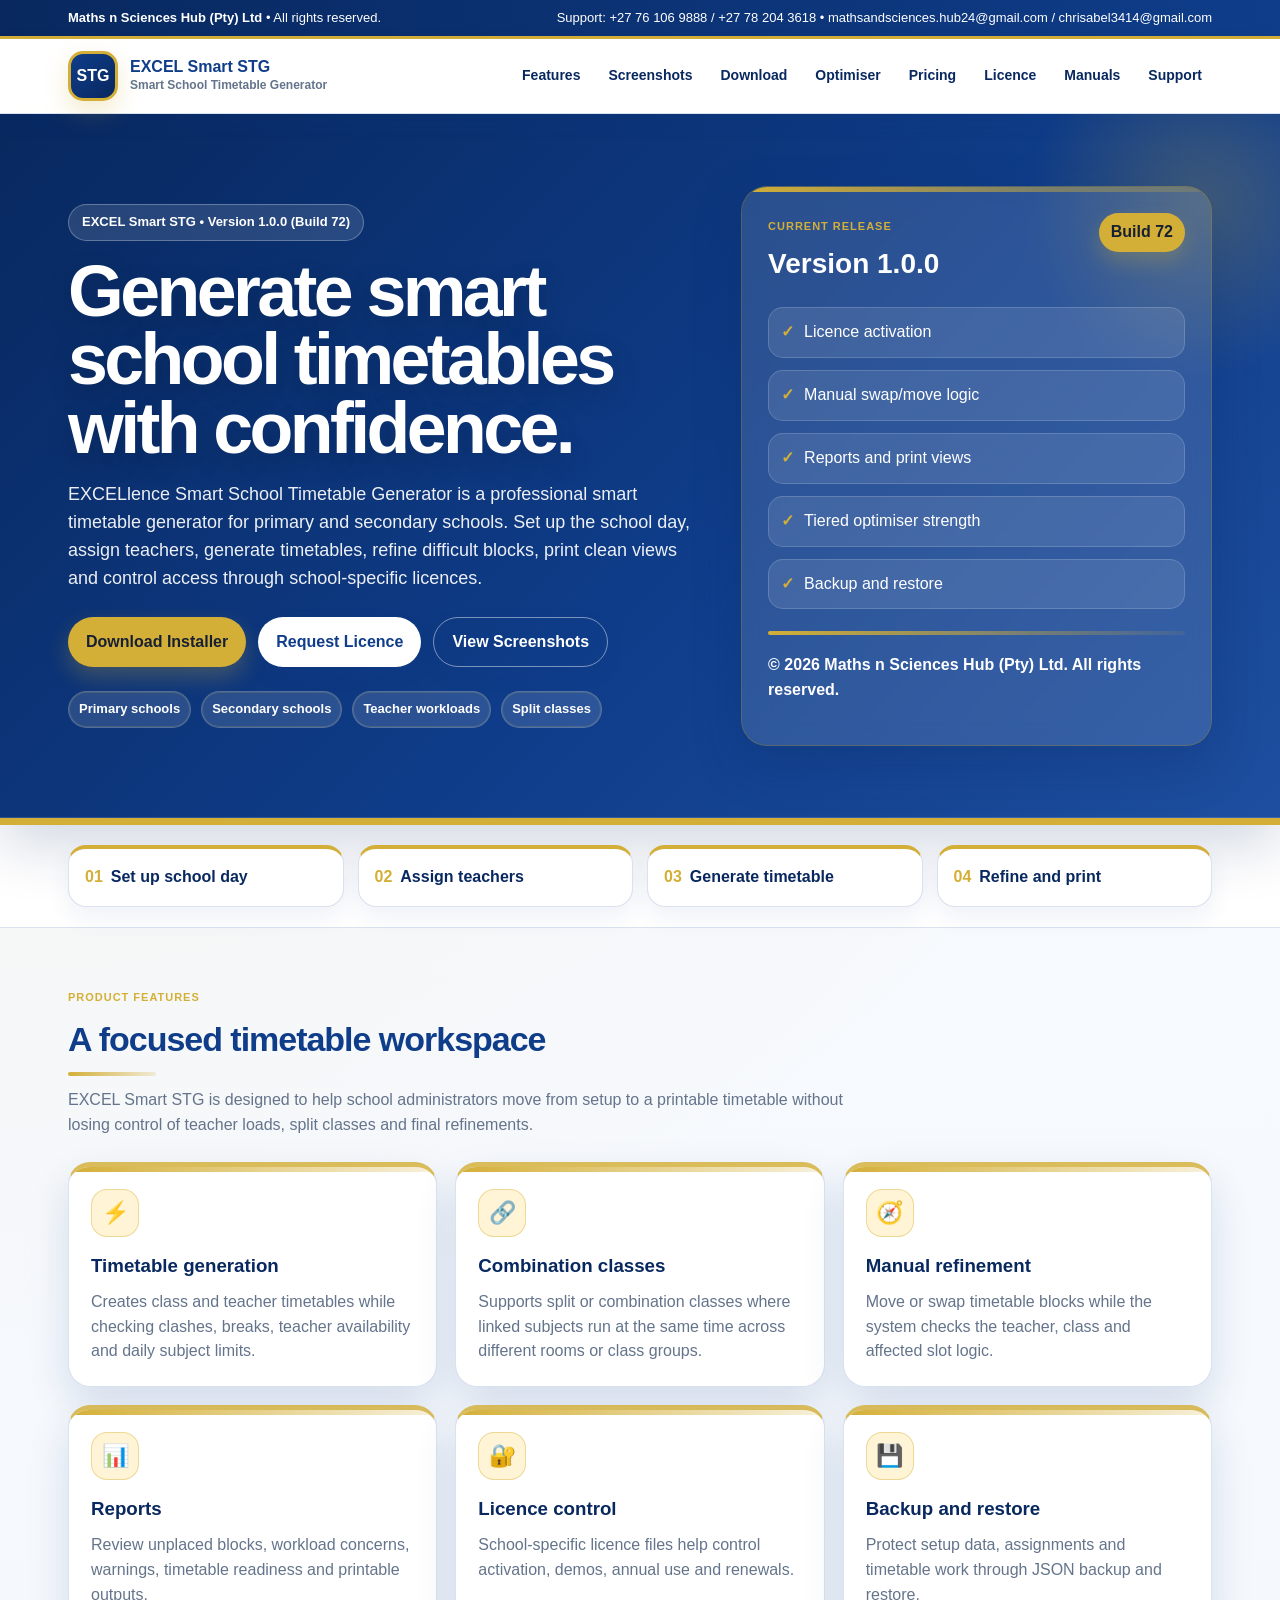
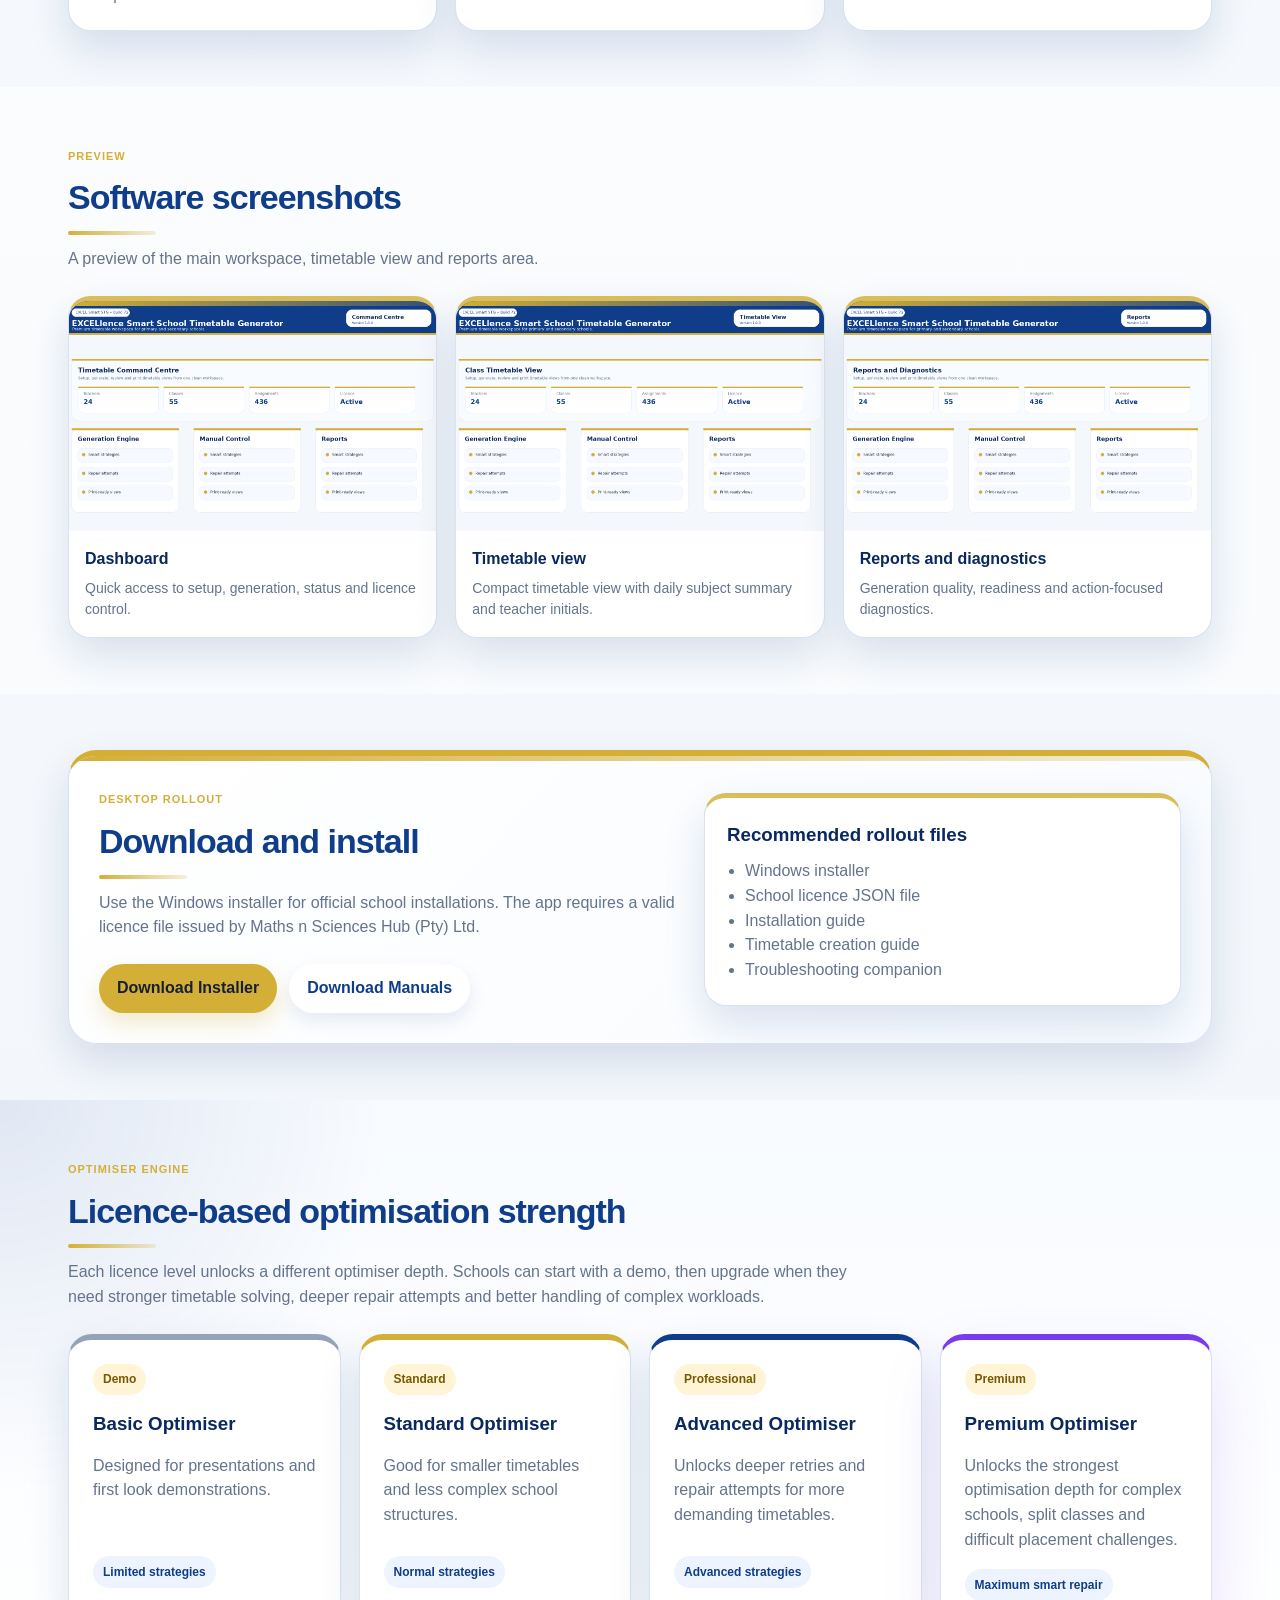
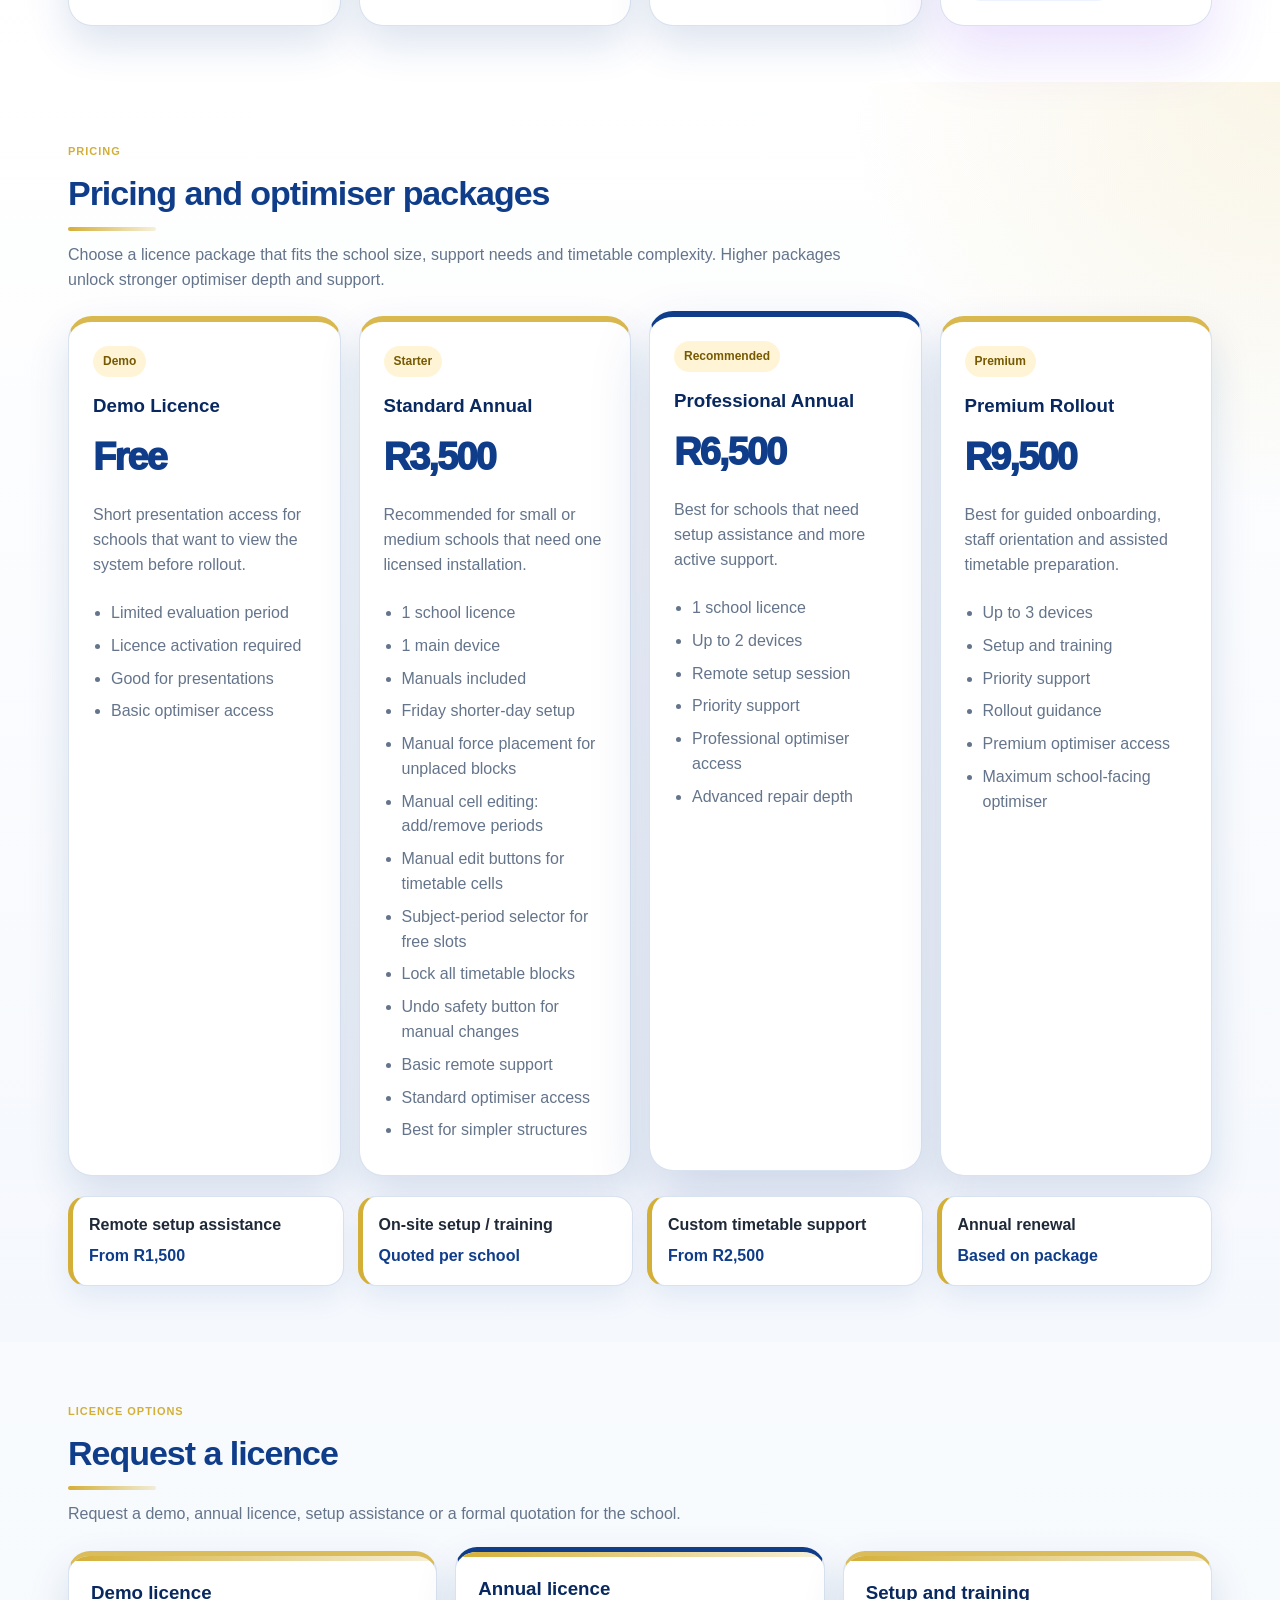
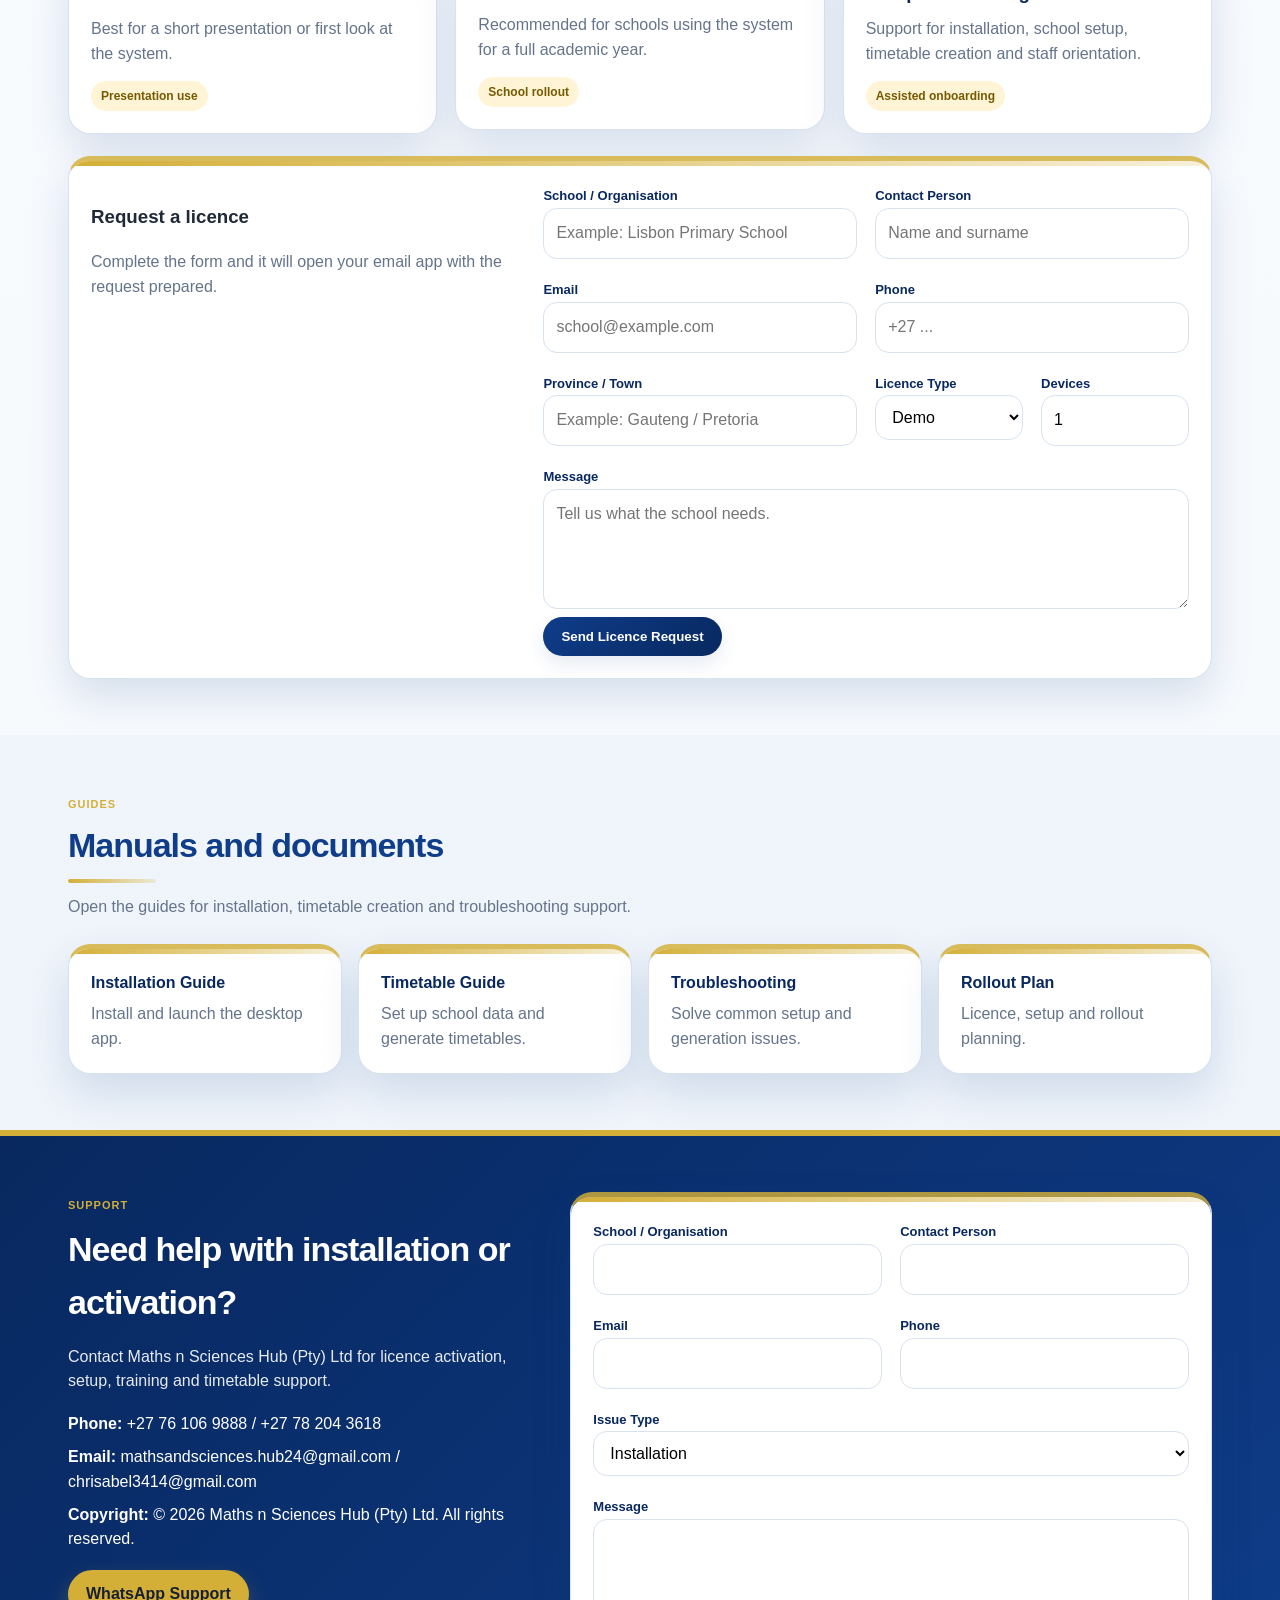
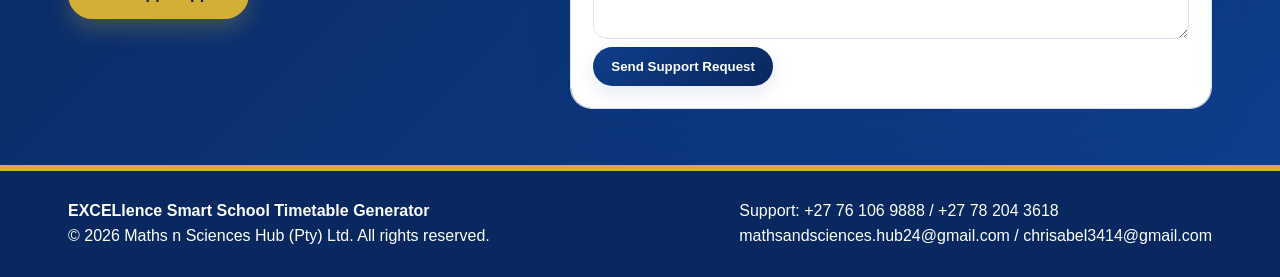
<file: index.html>
<!DOCTYPE html>
<html lang="en">
<head>
  <meta charset="UTF-8"/>
  <meta name="viewport" content="width=device-width, initial-scale=1.0"/>
  <title>EXCEL Smart STG | Smart School Timetable Generator</title>
  <meta name="description" content="EXCELlence Smart School Timetable Generator for primary and secondary schools. Generate, refine, print and manage school timetables with licence-controlled desktop rollout."/>
  <link rel="stylesheet" href="assets/styles.css"/>
</head>
<body>
  <div class="topbar">
    <div class="topbar-inner">
      <div><strong>Maths n Sciences Hub (Pty) Ltd</strong> • All rights reserved.</div>
      <div>Support: +27 76 106 9888 / +27 78 204 3618 • mathsandsciences.hub24@gmail.com / chrisabel3414@gmail.com</div>
    </div>
  </div>

  <nav>
    <div class="nav-inner">
      <a class="brand" href="#home" aria-label="EXCEL Smart STG home">
        <div class="brand-mark">STG</div>
        <div>
          <div class="brand-title">EXCEL Smart STG</div>
          <div class="brand-subtitle">Smart School Timetable Generator</div>
        </div>
      </a>
      <div class="nav-links">
        <a href="#features">Features</a>
        <a href="#screenshots">Screenshots</a>
        <a href="#download">Download</a>
        <a href="#optimiser">Optimiser</a><a href="#pricing">Pricing</a><a href="#licence">Licence</a>
        <a href="#manuals">Manuals</a>
        <a href="#support">Support</a>
      </div>
    </div>
  </nav>

  <header id="home" class="hero">
    <div class="hero-glow"></div>
    <div class="container hero-grid">
      <div class="hero-copy">
        <div class="kicker">EXCEL Smart STG • Version 1.0.0 (Build 72)</div>
        <h1>Generate smart school timetables with confidence.</h1>
        <p class="hero-lead">EXCELlence Smart School Timetable Generator is a professional smart timetable generator for primary and secondary schools. Set up the school day, assign teachers, generate timetables, refine difficult blocks, print clean views and control access through school-specific licences.</p>
        <div class="button-row">
          <a class="btn btn-primary" href="#download">Download Installer</a>
          <a class="btn btn-secondary" href="#licence">Request Licence</a>
          <a class="btn btn-outline" href="#screenshots">View Screenshots</a>
        </div>
        <div class="trust-row">
          <span>Primary schools</span>
          <span>Secondary schools</span>
          <span>Teacher workloads</span>
          <span>Split classes</span>
        </div>
      </div>

      <div class="hero-panel">
        <div class="panel-top">
          <div>
            <span class="mini-label">Current release</span>
            <h3>Version 1.0.0</h3>
          </div>
          <div class="version-badge">Build 72</div>
        </div>
        <div class="hero-stats">
          <div><strong>✓</strong><span>Licence activation</span></div>
          <div><strong>✓</strong><span>Manual swap/move logic</span></div>
          <div><strong>✓</strong><span>Reports and print views</span></div>
          <div><strong>✓</strong><span>Tiered optimiser strength</span></div>
          <div><strong>✓</strong><span>Backup and restore</span></div>
        </div>
        <div class="gold-divider"></div>
        <p><strong>© 2026 Maths n Sciences Hub (Pty) Ltd. All rights reserved.</strong></p>
      </div>
    </div>
  </header>

  <main>
    <section class="quick-strip">
      <div class="container quick-grid">
        <div><strong>01</strong><span>Set up school day</span></div>
        <div><strong>02</strong><span>Assign teachers</span></div>
        <div><strong>03</strong><span>Generate timetable</span></div>
        <div><strong>04</strong><span>Refine and print</span></div>
      </div>
    </section>

    <section id="features">
      <div class="container">
        <div class="section-heading">
          <span class="eyebrow">Product features</span>
          <h2 class="section-title">A focused timetable workspace</h2>
          <p class="section-lead">EXCEL Smart STG is designed to help school administrators move from setup to a printable timetable without losing control of teacher loads, split classes and final refinements.</p>
        </div>

        <div class="premium-feature-grid">
          <article class="premium-card">
            <div class="icon-badge">⚡</div>
            <h3>Timetable generation</h3>
            <p>Creates class and teacher timetables while checking clashes, breaks, teacher availability and daily subject limits.</p>
          </article>
          <article class="premium-card">
            <div class="icon-badge">🔗</div>
            <h3>Combination classes</h3>
            <p>Supports split or combination classes where linked subjects run at the same time across different rooms or class groups.</p>
          </article>
          <article class="premium-card">
            <div class="icon-badge">🧭</div>
            <h3>Manual refinement</h3>
            <p>Move or swap timetable blocks while the system checks the teacher, class and affected slot logic.</p>
          </article>
          <article class="premium-card">
            <div class="icon-badge">📊</div>
            <h3>Reports</h3>
            <p>Review unplaced blocks, workload concerns, warnings, timetable readiness and printable outputs.</p>
          </article>
          <article class="premium-card">
            <div class="icon-badge">🔐</div>
            <h3>Licence control</h3>
            <p>School-specific licence files help control activation, demos, annual use and renewals.</p>
          </article>
          <article class="premium-card">
            <div class="icon-badge">💾</div>
            <h3>Backup and restore</h3>
            <p>Protect setup data, assignments and timetable work through JSON backup and restore.</p>
          </article>
        </div>
      </div>
    </section>

    <section id="screenshots" class="soft-section">
      <div class="container">
        <div class="section-heading">
          <span class="eyebrow">Preview</span>
          <h2 class="section-title">Software screenshots</h2>
          <p class="section-lead">A preview of the main workspace, timetable view and reports area.</p>
        </div>

        <div class="screenshot-grid">
          <figure class="screenshot-card">
            <img src="assets/screenshots/dashboard-view.png" alt="EXCEL Smart STG dashboard screenshot"/>
            <figcaption><strong>Dashboard</strong><span>Quick access to setup, generation, status and licence control.</span></figcaption>
          </figure>
          <figure class="screenshot-card">
            <img src="assets/screenshots/timetable-view.png" alt="EXCEL Smart STG timetable screenshot"/>
            <figcaption><strong>Timetable view</strong><span>Compact timetable view with daily subject summary and teacher initials.</span></figcaption>
          </figure>
          <figure class="screenshot-card">
            <img src="assets/screenshots/reports-view.png" alt="EXCEL Smart STG reports screenshot"/>
            <figcaption><strong>Reports and diagnostics</strong><span>Generation quality, readiness and action-focused diagnostics.</span></figcaption>
          </figure>
        </div>
      </div>
    </section>

    <section id="download">
      <div class="container">
        <div class="download-panel">
          <div>
            <span class="eyebrow">Desktop rollout</span>
            <h2 class="section-title">Download and install</h2>
            <p class="section-lead">Use the Windows installer for official school installations. The app requires a valid licence file issued by Maths n Sciences Hub (Pty) Ltd.</p>
            <div class="button-row">
              <a class="btn btn-primary" href="downloads/EXCEL-Smart-STG-Setup-1.0.0-Build72.exe" download>Download Installer</a>
              <a class="btn btn-secondary" href="docs/EXCEL-Smart-STG-Manuals-v1.0-Build72.zip" download>Download Manuals</a>
            </div>
          </div>
          <div class="download-card-pro">
            <h3>Recommended rollout files</h3>
            <ul>
              <li>Windows installer</li>
              <li>School licence JSON file</li>
              <li>Installation guide</li>
              <li>Timetable creation guide</li>
              <li>Troubleshooting companion</li>
            </ul>
          </div>
        </div>
      </div>
    </section>



    <section id="optimiser" class="optimiser-section">
      <div class="container">
        <div class="section-heading">
          <span class="eyebrow">Optimiser engine</span>
          <h2 class="section-title">Licence-based optimisation strength</h2>
          <p class="section-lead">Each licence level unlocks a different optimiser depth. Schools can start with a demo, then upgrade when they need stronger timetable solving, deeper repair attempts and better handling of complex workloads.</p>
        </div>

        <div class="optimiser-grid">
          <article class="optimiser-card demo">
            <span>Demo</span>
            <h3>Basic Optimiser</h3>
            <p>Designed for presentations and first look demonstrations.</p>
            <strong>Limited strategies</strong>
          </article>

          <article class="optimiser-card standard">
            <span>Standard</span>
            <h3>Standard Optimiser</h3>
            <p>Good for smaller timetables and less complex school structures.</p>
            <strong>Normal strategies</strong>
          </article>

          <article class="optimiser-card professional">
            <span>Professional</span>
            <h3>Advanced Optimiser</h3>
            <p>Unlocks deeper retries and repair attempts for more demanding timetables.</p>
            <strong>Advanced strategies</strong>
          </article>

          <article class="optimiser-card premium">
            <span>Premium</span>
            <h3>Premium Optimiser</h3>
            <p>Unlocks the strongest optimisation depth for complex schools, split classes and difficult placement challenges.</p>
            <strong>Maximum smart repair</strong>
          </article>
        </div>
      </div>
    </section>


    <section id="pricing" class="pricing-section">
      <div class="container">
        <div class="section-heading">
          <span class="eyebrow">Pricing</span>
          <h2 class="section-title">Pricing and optimiser packages</h2>
          <p class="section-lead">Choose a licence package that fits the school size, support needs and timetable complexity. Higher packages unlock stronger optimiser depth and support.</p>
        </div>

        <div class="pricing-grid">
          <article class="pricing-card">
            <span class="price-tag">Demo</span>
            <h3>Demo Licence</h3>
            <div class="price">Free</div>
            <p>Short presentation access for schools that want to view the system before rollout.</p>
            <ul><li>Limited evaluation period</li><li>Licence activation required</li><li>Good for presentations</li><li>Basic optimiser access</li></ul>
          </article>

          <article class="pricing-card">
            <span class="price-tag">Starter</span>
            <h3>Standard Annual</h3>
            <div class="price">R3,500</div>
            <p>Recommended for small or medium schools that need one licensed installation.</p>
            <ul><li>1 school licence</li><li>1 main device</li><li>Manuals included</li><li>Friday shorter-day setup</li><li>Manual force placement for unplaced blocks</li><li>Manual cell editing: add/remove periods</li><li>Manual edit buttons for timetable cells</li><li>Subject-period selector for free slots</li><li>Lock all timetable blocks</li><li>Undo safety button for manual changes</li><li>Basic remote support</li><li>Standard optimiser access</li><li>Best for simpler structures</li></ul>
          </article>

          <article class="pricing-card featured">
            <span class="price-tag">Recommended</span>
            <h3>Professional Annual</h3>
            <div class="price">R6,500</div>
            <p>Best for schools that need setup assistance and more active support.</p>
            <ul><li>1 school licence</li><li>Up to 2 devices</li><li>Remote setup session</li><li>Priority support</li><li>Professional optimiser access</li><li>Advanced repair depth</li></ul>
          </article>

          <article class="pricing-card">
            <span class="price-tag">Premium</span>
            <h3>Premium Rollout</h3>
            <div class="price">R9,500</div>
            <p>Best for guided onboarding, staff orientation and assisted timetable preparation.</p>
            <ul><li>Up to 3 devices</li><li>Setup and training</li><li>Priority support</li><li>Rollout guidance</li><li>Premium optimiser access</li><li>Maximum school-facing optimiser</li></ul>
          </article>
        </div>

        <div class="service-strip">
          <div><strong>Remote setup assistance</strong><span>From R1,500</span></div>
          <div><strong>On-site setup / training</strong><span>Quoted per school</span></div>
          <div><strong>Custom timetable support</strong><span>From R2,500</span></div>
          <div><strong>Annual renewal</strong><span>Based on package</span></div>
        </div>
      </div>
    </section>


    <section id="licence" class="soft-section">
      <div class="container">
        <div class="section-heading">
          <span class="eyebrow">Licence options</span>
          <h2 class="section-title">Request a licence</h2>
          <p class="section-lead">Request a demo, annual licence, setup assistance or a formal quotation for the school.</p>
        </div>

        <div class="licence-grid">
          <div class="licence-card">
            <h3>Demo licence</h3>
            <p>Best for a short presentation or first look at the system.</p>
            <span>Presentation use</span>
          </div>
          <div class="licence-card featured">
            <h3>Annual licence</h3>
            <p>Recommended for schools using the system for a full academic year.</p>
            <span>School rollout</span>
          </div>
          <div class="licence-card">
            <h3>Setup and training</h3>
            <p>Support for installation, school setup, timetable creation and staff orientation.</p>
            <span>Assisted onboarding</span>
          </div>
        </div>

        <div class="form-panel">
          <div>
            <h3>Request a licence</h3>
            <p class="muted">Complete the form and it will open your email app with the request prepared.</p>
          </div>
          <form id="licenceRequestForm">
            <div class="grid">
              <div class="span-6"><label>School / Organisation</label><input name="school" required placeholder="Example: Lisbon Primary School"/></div>
              <div class="span-6"><label>Contact Person</label><input name="contact" required placeholder="Name and surname"/></div>
              <div class="span-6"><label>Email</label><input name="email" type="email" required placeholder="school@example.com"/></div>
              <div class="span-6"><label>Phone</label><input name="phone" required placeholder="+27 ..."/></div>
              <div class="span-6"><label>Province / Town</label><input name="location" placeholder="Example: Gauteng / Pretoria"/></div>
              <div class="span-3"><label>Licence Type</label><select name="licenceType"><option>Demo</option><option>Trial</option><option>Annual</option><option>Premium Annual</option><option>Internal/Admin</option></select></div>
              <div class="span-3"><label>Devices</label><input name="devices" type="number" value="1" min="1"/></div>
              <div class="span-12"><label>Message</label><textarea name="message" placeholder="Tell us what the school needs."></textarea></div>
            </div>
            <button class="btn btn-blue" type="submit">Send Licence Request</button>
          </form>
        </div>
      </div>
    </section>

    <section id="manuals">
      <div class="container">
        <div class="section-heading">
          <span class="eyebrow">Guides</span>
          <h2 class="section-title">Manuals and documents</h2>
          <p class="section-lead">Open the guides for installation, timetable creation and troubleshooting support.</p>
        </div>

        <div class="manual-grid">
          <a class="manual-card" href="docs/Desktop-Installation-Guide.pdf"><strong>Installation Guide</strong><span>Install and launch the desktop app.</span></a>
          <a class="manual-card" href="docs/Timetable-Creation-Guide.pdf"><strong>Timetable Guide</strong><span>Set up school data and generate timetables.</span></a>
          <a class="manual-card" href="docs/Troubleshooting-Companion.pdf"><strong>Troubleshooting</strong><span>Solve common setup and generation issues.</span></a>
          <a class="manual-card" href="docs/Pricing-and-Rollout-Plan.pdf"><strong>Rollout Plan</strong><span>Licence, setup and rollout planning.</span></a>
        </div>
      </div>
    </section>

    <section id="support" class="support-section">
      <div class="container support-grid">
        <div>
          <span class="eyebrow">Support</span>
          <h2>Need help with installation or activation?</h2>
          <p>Contact Maths n Sciences Hub (Pty) Ltd for licence activation, setup, training and timetable support.</p>
          <div class="support-details">
            <span><strong>Phone:</strong> +27 76 106 9888 / +27 78 204 3618</span>
            <span><strong>Email:</strong> mathsandsciences.hub24@gmail.com / chrisabel3414@gmail.com</span>
            <span><strong>Copyright:</strong> © 2026 Maths n Sciences Hub (Pty) Ltd. All rights reserved.</span>
          </div>
          <a class="btn btn-primary" data-whatsapp href="#">WhatsApp Support</a>
        </div>

        <form id="supportRequestForm" class="support-form">
          <div class="grid">
            <div class="span-6"><label>School / Organisation</label><input name="school" required/></div>
            <div class="span-6"><label>Contact Person</label><input name="contact" required/></div>
            <div class="span-6"><label>Email</label><input name="email" type="email" required/></div>
            <div class="span-6"><label>Phone</label><input name="phone"/></div>
            <div class="span-12"><label>Issue Type</label><select name="issueType"><option>Installation</option><option>Licence activation</option><option>Timetable generation</option><option>Combination classes</option><option>Printing/PDF</option><option>Backup/restore</option><option>Other</option></select></div>
            <div class="span-12"><label>Message</label><textarea name="message" required></textarea></div>
          </div>
          <button class="btn btn-blue" type="submit">Send Support Request</button>
        </form>
      </div>
    </section>
  </main>

  <footer>
    <div class="footer-inner">
      <div><strong>EXCELlence Smart School Timetable Generator</strong><br/>© 2026 Maths n Sciences Hub (Pty) Ltd. All rights reserved.</div>
      <div>Support: +27 76 106 9888 / +27 78 204 3618<br/>mathsandsciences.hub24@gmail.com / chrisabel3414@gmail.com</div>
    </div>
  </footer>

  <script src="assets/app.js"></script>
</body>
</html>
</file>
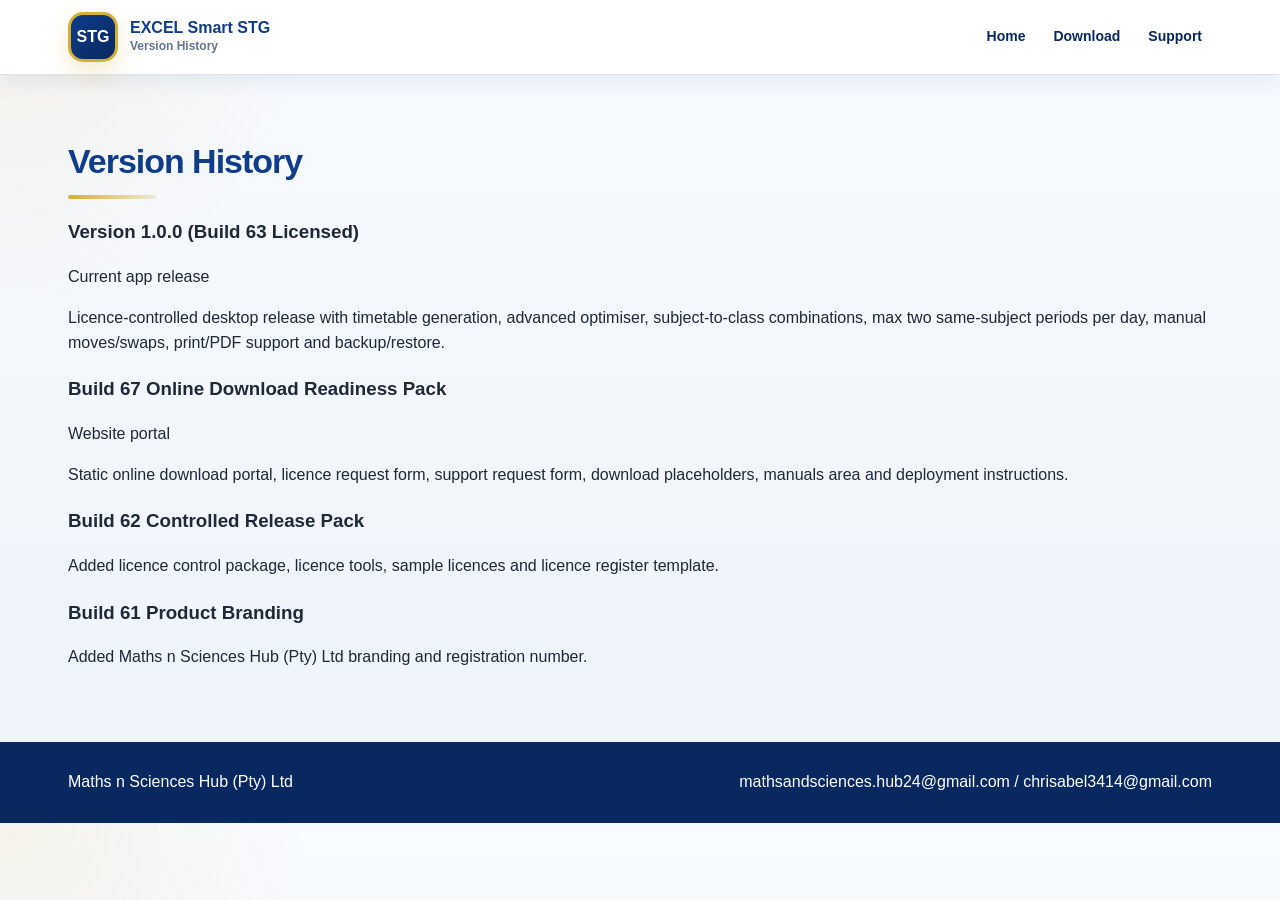
<file: version-history.html>
<!DOCTYPE html><html lang="en"><head><meta charset="UTF-8"/><meta name="viewport" content="width=device-width, initial-scale=1.0"/><title>EXCEL Smart STG Version History</title><link rel="stylesheet" href="assets/styles.css"/></head><body><nav><div class="nav-inner"><a class="brand" href="index.html"><div class="brand-mark">STG</div><div><div class="brand-title">EXCEL Smart STG</div><div class="brand-subtitle">Version History</div></div></a><div class="nav-links"><a href="index.html">Home</a><a href="index.html#download">Download</a><a href="index.html#support">Support</a></div></div></nav><main><section><div class="container"><h1 class="section-title">Version History</h1><div class="list"><div class="card"><h3>Version 1.0.0 (Build 63 Licensed)</h3><span class="pill green">Current app release</span><p>Licence-controlled desktop release with timetable generation, advanced optimiser, subject-to-class combinations, max two same-subject periods per day, manual moves/swaps, print/PDF support and backup/restore.</p></div><div class="card"><h3>Build 67 Online Download Readiness Pack</h3><span class="pill gold">Website portal</span><p>Static online download portal, licence request form, support request form, download placeholders, manuals area and deployment instructions.</p></div><div class="card"><h3>Build 62 Controlled Release Pack</h3><p>Added licence control package, licence tools, sample licences and licence register template.</p></div><div class="card"><h3>Build 61 Product Branding</h3><p>Added Maths n Sciences Hub (Pty) Ltd branding and registration number.</p></div></div></div></section></main><footer><div class="footer-inner"><div>Maths n Sciences Hub (Pty) Ltd</div><div>mathsandsciences.hub24@gmail.com / chrisabel3414@gmail.com</div></div></footer></body></html>
</file>
<file: assets/styles.css>
/* EXCEL Smart STG Premium Website */
:root {
  --primary: #0f3d8a;
  --dark: #08285f;
  --gold: #d4af37;
  --gold-soft: #fff5d6;
  --bg: #f4f7fb;
  --card: #ffffff;
  --text: #1f2937;
  --muted: #64748b;
  --line: #d9e2ef;
  --shadow: 0 18px 42px rgba(15,61,138,.14);
  --radius: 22px;
}

* { box-sizing: border-box; }
html { scroll-behavior: smooth; }
body {
  margin: 0;
  font-family: "Segoe UI", Inter, Arial, Helvetica, sans-serif;
  background:
    radial-gradient(circle at top left, rgba(212,175,55,.10), transparent 20%),
    linear-gradient(180deg,#f8fbff 0%, var(--bg) 35%, #eef4fb 100%);
  color: var(--text);
  line-height: 1.55;
}

a { color: inherit; }
.topbar {
  background: linear-gradient(90deg,var(--dark),var(--primary));
  color: #fff;
  border-bottom: 3px solid var(--gold);
  font-size: 13px;
}
.topbar-inner,.nav-inner,.container,.footer-inner {
  max-width: 1180px;
  margin: 0 auto;
  padding: 0 18px;
}
.topbar-inner {
  display: flex;
  justify-content: space-between;
  gap: 14px;
  padding-top: 8px;
  padding-bottom: 8px;
  flex-wrap: wrap;
}

nav {
  position: sticky;
  top: 0;
  z-index: 20;
  background: rgba(255,255,255,.96);
  border-bottom: 1px solid var(--line);
  box-shadow: 0 8px 20px rgba(15,61,138,.08);
  backdrop-filter: blur(10px);
}
.nav-inner {
  display: flex;
  align-items: center;
  justify-content: space-between;
  gap: 18px;
  padding-top: 12px;
  padding-bottom: 12px;
}
.brand { display: flex; align-items: center; gap: 12px; text-decoration: none; }
.brand-mark {
  width: 50px;
  height: 50px;
  border-radius: 15px;
  background: linear-gradient(135deg,var(--primary),var(--dark));
  color: #fff;
  display: grid;
  place-items: center;
  font-weight: 900;
  border: 3px solid var(--gold);
  box-shadow: 0 10px 24px rgba(212,175,55,.25);
}
.brand-title { font-weight: 900; color: var(--primary); line-height: 1.1; }
.brand-subtitle { font-size: 12px; color: var(--muted); font-weight: 700; }
.nav-links { display: flex; gap: 8px; align-items: center; flex-wrap: wrap; justify-content: flex-end; }
.nav-links a {
  text-decoration: none;
  color: var(--dark);
  font-weight: 800;
  font-size: 14px;
  padding: 8px 10px;
  border-radius: 999px;
}
.nav-links a:hover { background: var(--gold-soft); color: #6d5300; }

.hero {
  position: relative;
  overflow: hidden;
  background: linear-gradient(135deg,#08285f 0%, #0f3d8a 58%, #1e4e9f 100%);
  color: #fff;
  padding: 72px 0;
  border-bottom: 7px solid var(--gold);
}
.hero-glow {
  position: absolute;
  right: -100px;
  top: -90px;
  width: 360px;
  height: 360px;
  border-radius: 50%;
  background: radial-gradient(circle, rgba(212,175,55,.24), transparent 68%);
}
.hero-grid {
  position: relative;
  z-index: 1;
  display: grid;
  grid-template-columns: 1.15fr .85fr;
  gap: 36px;
  align-items: center;
}
.kicker {
  display: inline-flex;
  padding: 7px 13px;
  border-radius: 999px;
  background: rgba(255,255,255,.12);
  border: 1px solid rgba(255,255,255,.28);
  font-size: 13px;
  font-weight: 900;
  margin-bottom: 16px;
}
.hero h1 {
  font-size: clamp(40px, 5.6vw, 72px);
  line-height: .96;
  margin: 0 0 18px;
  letter-spacing: -.05em;
}
.hero-lead {
  font-size: 18px;
  opacity: .92;
  max-width: 760px;
}
.hero-panel {
  background: rgba(255,255,255,.12);
  border: 1px solid rgba(212,175,55,.36);
  border-radius: 26px;
  padding: 26px;
  box-shadow: 0 18px 48px rgba(8,40,95,.25);
  backdrop-filter: blur(12px);
}
.panel-top { display: flex; justify-content: space-between; gap: 14px; align-items: flex-start; }
.panel-top h3 { margin: 4px 0 0; font-size: 28px; }
.mini-label,.eyebrow {
  text-transform: uppercase;
  letter-spacing: .09em;
  font-size: 11px;
  font-weight: 900;
  color: var(--gold);
}
.version-badge {
  display: inline-flex;
  border-radius: 999px;
  background: var(--gold);
  color: #172033;
  font-weight: 900;
  padding: 7px 12px;
  box-shadow: 0 10px 20px rgba(212,175,55,.25);
}
.hero-stats { display: grid; gap: 12px; margin: 22px 0; }
.hero-stats div {
  display: flex;
  align-items: center;
  gap: 10px;
  background: rgba(255,255,255,.10);
  border: 1px solid rgba(255,255,255,.16);
  border-radius: 15px;
  padding: 12px;
}
.hero-stats strong { color: var(--gold); }
.gold-divider {
  height: 4px;
  border-radius: 999px;
  background: linear-gradient(90deg,var(--gold),rgba(212,175,55,.08));
  margin: 18px 0;
}

.button-row { display: flex; gap: 12px; flex-wrap: wrap; margin-top: 24px; }
.btn {
  display: inline-flex;
  align-items: center;
  justify-content: center;
  text-decoration: none;
  border-radius: 999px;
  padding: 12px 18px;
  font-weight: 900;
  border: none;
  cursor: pointer;
  box-shadow: 0 8px 18px rgba(15,61,138,.10);
}
.btn-primary { background: var(--gold); color: #172033; box-shadow: 0 10px 22px rgba(212,175,55,.26); }
.btn-secondary { background: #fff; color: var(--primary); }
.btn-outline { background: transparent; color: #fff; border: 1px solid rgba(255,255,255,.45); }
.btn-blue { background: linear-gradient(135deg,var(--primary),var(--dark)); color: #fff; }
.trust-row { display: flex; flex-wrap: wrap; gap: 10px; margin-top: 24px; }
.trust-row span {
  background: rgba(255,255,255,.12);
  border: 1px solid rgba(255,255,255,.18);
  border-radius: 999px;
  padding: 7px 10px;
  font-size: 13px;
  font-weight: 800;
}

section { padding: 56px 0; }
.soft-section { background: rgba(255,255,255,.45); }
.quick-strip { padding: 20px 0; background: #fff; border-bottom: 1px solid var(--line); }
.quick-grid {
  display: grid;
  grid-template-columns: repeat(4,1fr);
  gap: 14px;
}
.quick-grid div {
  border: 1px solid var(--line);
  border-top: 4px solid var(--gold);
  border-radius: 18px;
  padding: 16px;
  background: #fff;
  box-shadow: 0 10px 24px rgba(15,61,138,.07);
}
.quick-grid strong { color: var(--gold); margin-right: 8px; }
.quick-grid span { font-weight: 900; color: var(--dark); }

.section-heading { max-width: 820px; margin-bottom: 24px; }
.section-title {
  font-size: 34px;
  color: var(--primary);
  margin: 4px 0 12px;
  letter-spacing: -.03em;
  position: relative;
  padding-bottom: 11px;
}
.section-title:after {
  content: "";
  position: absolute;
  left: 0;
  bottom: 0;
  width: 88px;
  height: 4px;
  border-radius: 999px;
  background: linear-gradient(90deg,var(--gold),rgba(212,175,55,.18));
}
.section-lead { color: var(--muted); max-width: 780px; margin: 0 0 24px; }

.grid { display: grid; grid-template-columns: repeat(12,1fr); gap: 18px; }
.span-3{grid-column:span 3}.span-4{grid-column:span 4}.span-5{grid-column:span 5}.span-6{grid-column:span 6}.span-7{grid-column:span 7}.span-8{grid-column:span 8}.span-12{grid-column:span 12}

.premium-feature-grid {
  display: grid;
  grid-template-columns: repeat(3, 1fr);
  gap: 18px;
}
.premium-card,.licence-card,.manual-card,.download-card-pro,.form-panel,.support-form {
  background: var(--card);
  border: 1px solid var(--line);
  border-top: 5px solid rgba(212,175,55,.82);
  border-radius: var(--radius);
  padding: 22px;
  box-shadow: var(--shadow);
}
.icon-badge {
  width: 48px;
  height: 48px;
  display: grid;
  place-items: center;
  border-radius: 16px;
  background: var(--gold-soft);
  border: 1px solid rgba(212,175,55,.42);
  margin-bottom: 14px;
  font-size: 22px;
}
.premium-card h3,.licence-card h3,.download-card-pro h3 { color: var(--dark); margin: 0 0 10px; }
.premium-card p,.licence-card p,.manual-card span { color: var(--muted); margin: 0; }

.screenshot-grid {
  display: grid;
  grid-template-columns: repeat(3,1fr);
  gap: 18px;
}
.screenshot-card {
  margin: 0;
  background: #fff;
  border: 1px solid var(--line);
  border-top: 5px solid rgba(212,175,55,.82);
  border-radius: 22px;
  overflow: hidden;
  box-shadow: var(--shadow);
}
.screenshot-card img { display: block; width: 100%; height: 230px; object-fit: cover; background: #eaf0fb; }
.screenshot-card figcaption { padding: 16px; display: grid; gap: 6px; }
.screenshot-card strong { color: var(--dark); }
.screenshot-card span { color: var(--muted); font-size: 14px; }

.download-panel {
  display: grid;
  grid-template-columns: 1.1fr .9fr;
  gap: 22px;
  align-items: center;
  background: linear-gradient(135deg,#fff,#f8fbff);
  border: 1px solid var(--line);
  border-top: 6px solid var(--gold);
  border-radius: 28px;
  padding: 30px;
  box-shadow: var(--shadow);
}
.download-card-pro ul { margin: 0; padding-left: 18px; color: var(--muted); }

.licence-grid {
  display: grid;
  grid-template-columns: repeat(3,1fr);
  gap: 18px;
  margin-bottom: 22px;
}
.licence-card span {
  display: inline-flex;
  margin-top: 14px;
  padding: 6px 10px;
  border-radius: 999px;
  background: var(--gold-soft);
  color: #765900;
  font-size: 12px;
  font-weight: 900;
}
.licence-card.featured { border-top-color: var(--primary); transform: translateY(-4px); }

.form-panel {
  display: grid;
  grid-template-columns: .8fr 1.2fr;
  gap: 22px;
  align-items: start;
}
label { font-weight: 900; color: var(--dark); font-size: 13px; }
input,select,textarea {
  width: 100%;
  border: 1px solid var(--line);
  border-radius: 14px;
  padding: 12px;
  font: inherit;
  background: #fff;
}
textarea { min-height: 120px; resize: vertical; }
input:focus,select:focus,textarea:focus { outline: none; border-color: var(--primary); box-shadow: 0 0 0 3px rgba(15,61,138,.10); }

.manual-grid {
  display: grid;
  grid-template-columns: repeat(4,1fr);
  gap: 16px;
}
.manual-card {
  display: grid;
  gap: 6px;
  text-decoration: none;
  color: inherit;
}
.manual-card strong { color: var(--dark); }

.support-section {
  background: linear-gradient(135deg,var(--dark),var(--primary));
  color: white;
  border-top: 6px solid var(--gold);
  border-bottom: 6px solid var(--gold);
}
.support-grid {
  display: grid;
  grid-template-columns: .85fr 1.15fr;
  gap: 28px;
  align-items: start;
}
.support-grid h2 { font-size: 34px; margin: 6px 0 12px; letter-spacing: -.03em; }
.support-grid p { opacity: .9; }
.support-details { display: grid; gap: 8px; margin: 18px 0; }
.support-form { background: #fff; color: var(--text); }

footer { background: var(--dark); color: #fff; padding: 28px 0; }
.footer-inner { display: flex; gap: 18px; justify-content: space-between; flex-wrap: wrap; }

.muted { color: var(--muted); }
.small { font-size: 13px; }

@media(max-width: 980px) {
  .hero-grid,.download-panel,.form-panel,.support-grid { grid-template-columns: 1fr; }
  .premium-feature-grid,.screenshot-grid,.licence-grid,.manual-grid,.quick-grid { grid-template-columns: 1fr; }
  .span-3,.span-4,.span-5,.span-6,.span-7,.span-8 { grid-column: span 12; }
  .nav-inner { align-items: flex-start; flex-direction: column; }
  .nav-links { justify-content: flex-start; }
  .hero { padding: 52px 0; }
  .hero h1 { font-size: 44px; }
  .screenshot-card img { height: auto; }
}

/* Build 69 premium-plus refinements */
.hero {
  box-shadow: inset 0 -1px 0 rgba(255,255,255,.14), 0 20px 54px rgba(8,40,95,.18);
}
.hero-panel,
.download-panel,
.form-panel,
.support-form,
.premium-card,
.licence-card,
.manual-card,
.screenshot-card {
  position: relative;
}
.hero-panel:before,
.download-panel:before,
.form-panel:before,
.support-form:before,
.premium-card:before,
.licence-card:before,
.manual-card:before,
.screenshot-card:before {
  content: "";
  position: absolute;
  inset: 0 auto auto 0;
  width: 100%;
  height: 5px;
  background: linear-gradient(90deg, var(--gold), rgba(212,175,55,.18));
}
.premium-card:hover,
.licence-card:hover,
.manual-card:hover,
.screenshot-card:hover {
  transform: translateY(-3px);
  box-shadow: 0 26px 54px rgba(15,61,138,.16);
  transition: transform .16s ease, box-shadow .16s ease;
}
.hero h1 {
  text-shadow: 0 10px 28px rgba(0,0,0,.18);
}
.trust-row span {
  box-shadow: inset 0 0 0 1px rgba(212,175,55,.18);
}
.quick-grid div {
  transition: transform .16s ease, box-shadow .16s ease;
}
.quick-grid div:hover {
  transform: translateY(-2px);
  box-shadow: 0 18px 38px rgba(15,61,138,.13);
}


/* Build 70 pricing premium layer */
.pricing-section {
  background:
    radial-gradient(circle at top right, rgba(212,175,55,.12), transparent 24%),
    linear-gradient(180deg, #ffffff 0%, #f5f8fd 100%);
}
.pricing-grid {
  display: grid;
  grid-template-columns: repeat(4, 1fr);
  gap: 18px;
}
.pricing-card {
  position: relative;
  background: #fff;
  border: 1px solid var(--line);
  border-top: 6px solid rgba(212,175,55,.88);
  border-radius: 24px;
  padding: 24px;
  box-shadow: var(--shadow);
  overflow: hidden;
}
.pricing-card.featured {
  border-top-color: var(--primary);
  transform: translateY(-5px);
  box-shadow: 0 28px 60px rgba(15,61,138,.18);
}
.price-tag {
  display: inline-flex;
  border-radius: 999px;
  background: var(--gold-soft);
  color: #765900;
  font-size: 12px;
  font-weight: 900;
  padding: 6px 10px;
  margin-bottom: 14px;
}
.pricing-card h3 {
  margin: 0 0 8px;
  color: var(--dark);
}
.price {
  font-size: 38px;
  font-weight: 950;
  letter-spacing: -.05em;
  color: var(--primary);
  margin: 8px 0;
}
.pricing-card p {
  color: var(--muted);
  min-height: 82px;
}
.pricing-card ul {
  margin: 0;
  padding-left: 18px;
  color: var(--muted);
}
.pricing-card li {
  margin: 8px 0;
}
.service-strip {
  margin-top: 20px;
  display: grid;
  grid-template-columns: repeat(4,1fr);
  gap: 14px;
}
.service-strip div {
  background: #fff;
  border: 1px solid var(--line);
  border-left: 5px solid var(--gold);
  border-radius: 18px;
  padding: 16px;
  box-shadow: 0 12px 28px rgba(15,61,138,.08);
}
.service-strip strong,
.service-strip span {
  display: block;
}
.service-strip span {
  color: var(--primary);
  font-weight: 900;
  margin-top: 6px;
}
@media(max-width: 980px) {
  .pricing-grid,
  .service-strip {
    grid-template-columns: 1fr;
  }
  .pricing-card.featured {
    transform: none;
  }
}

/* Build 72 tiered optimiser premium layer */
.optimiser-section {
  background:
    radial-gradient(circle at top left, rgba(15,61,138,.10), transparent 28%),
    linear-gradient(180deg, #f8fbff 0%, #ffffff 100%);
}
.optimiser-grid {
  display: grid;
  grid-template-columns: repeat(4,1fr);
  gap: 18px;
}
.optimiser-card {
  position: relative;
  overflow: hidden;
  background: #fff;
  border: 1px solid var(--line);
  border-top: 6px solid rgba(212,175,55,.88);
  border-radius: 24px;
  padding: 24px;
  box-shadow: var(--shadow);
}
.optimiser-card span {
  display: inline-flex;
  border-radius: 999px;
  background: var(--gold-soft);
  color: #765900;
  font-size: 12px;
  font-weight: 900;
  padding: 6px 10px;
  margin-bottom: 14px;
}
.optimiser-card h3 {
  color: var(--dark);
  margin: 0 0 10px;
}
.optimiser-card p {
  color: var(--muted);
  min-height: 86px;
}
.optimiser-card strong {
  display: inline-flex;
  border-radius: 999px;
  padding: 7px 10px;
  background: #eef4ff;
  color: var(--primary);
  font-size: 12px;
}
.optimiser-card.demo { border-top-color: #94a3b8; }
.optimiser-card.standard { border-top-color: var(--gold); }
.optimiser-card.professional { border-top-color: var(--primary); }
.optimiser-card.premium {
  border-top-color: #7c3aed;
  box-shadow: 0 28px 60px rgba(124,58,237,.15);
}
.optimiser-card:hover {
  transform: translateY(-3px);
  box-shadow: 0 26px 54px rgba(15,61,138,.16);
  transition: transform .16s ease, box-shadow .16s ease;
}
@media(max-width: 980px) {
  .optimiser-grid { grid-template-columns: 1fr; }
}

/* Build 72 refined premium trims + master note */
.premium-card,
.licence-card,
.manual-card,
.download-card-pro,
.form-panel,
.support-form,
.screenshot-card,
.pricing-card,
.optimiser-card,
.download-panel {
  overflow: hidden;
}
.hero-panel:before,
.download-panel:before,
.form-panel:before,
.support-form:before,
.premium-card:before,
.licence-card:before,
.manual-card:before,
.screenshot-card:before {
  border-top-left-radius: inherit;
  border-top-right-radius: inherit;
  max-width: 100%;
}
.master-note {
  margin-top: 22px;
  display: grid;
  grid-template-columns: 1.05fr .95fr;
  gap: 18px;
  align-items: center;
  background:
    radial-gradient(circle at top right, rgba(212,175,55,.16), transparent 34%),
    linear-gradient(135deg,#ffffff,#f8fbff);
  border: 1px solid var(--line);
  border-top: 6px solid #111827;
  border-radius: 24px;
  padding: 24px;
  box-shadow: var(--shadow);
  overflow: hidden;
}
.master-note h3 {
  margin: 5px 0 8px;
  color: var(--dark);
  font-size: 24px;
}
.master-note p {
  color: var(--muted);
  margin: 0;
}
.master-specs {
  display: grid;
  grid-template-columns: repeat(2, 1fr);
  gap: 10px;
}
.master-specs span {
  border: 1px solid #e5edf7;
  border-left: 5px solid var(--gold);
  border-radius: 14px;
  padding: 12px;
  background: #fff;
  font-size: 13px;
  font-weight: 900;
  color: #334155;
}
@media(max-width: 980px) {
  .master-note,
  .master-specs {
    grid-template-columns: 1fr;
  }
}


/* Build 72 pre-commit trim fix: keep gold lines inside rounded cards */
.premium-card,
.licence-card,
.manual-card,
.download-card-pro,
.form-panel,
.support-form,
.screenshot-card,
.pricing-card,
.optimiser-card,
.download-panel,
.hero-panel,
.master-note,
.service-strip div,
.quick-grid div {
  overflow: hidden !important;
  position: relative;
  background-clip: padding-box;
}
.hero-panel:before,
.download-panel:before,
.form-panel:before,
.support-form:before,
.premium-card:before,
.licence-card:before,
.manual-card:before,
.screenshot-card:before,
.pricing-card:before,
.optimiser-card:before,
.master-note:before,
.service-strip div:before,
.quick-grid div:before {
  left: 0 !important;
  right: auto !important;
  top: 0 !important;
  width: 100% !important;
  max-width: 100% !important;
  border-top-left-radius: inherit !important;
  border-top-right-radius: inherit !important;
  pointer-events: none !important;
  box-sizing: border-box !important;
}
</file>
